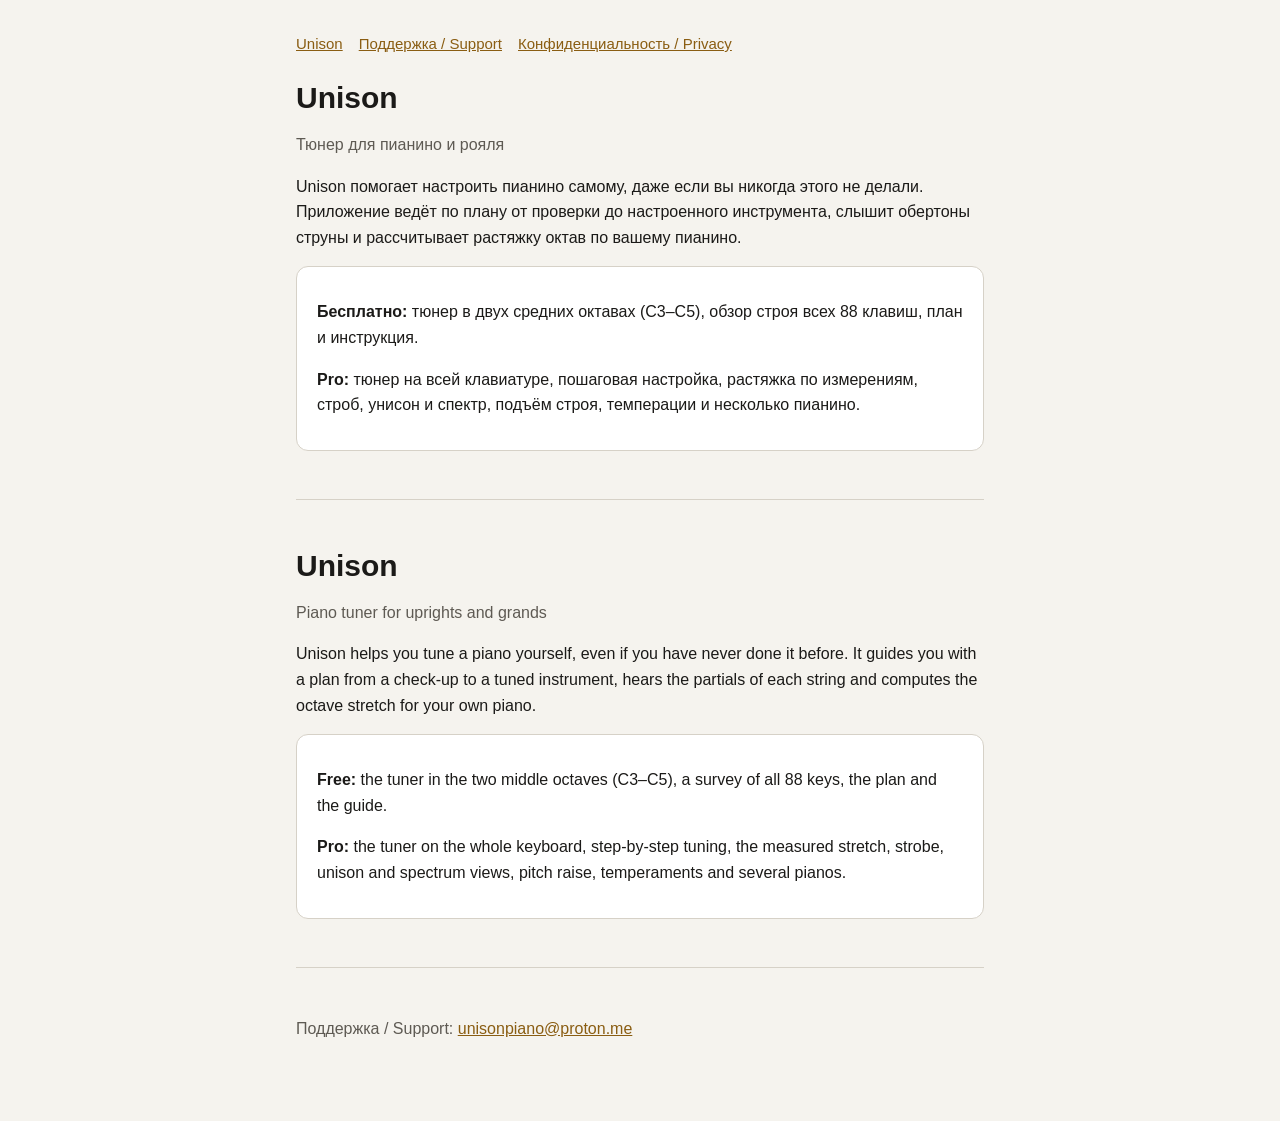
<file: index.html>
<!doctype html>
<html lang="ru">
<head>
  <meta charset="utf-8">
  <meta name="viewport" content="width=device-width, initial-scale=1">
  <title>Unison — настройка пианино</title>
  <meta name="description" content="Unison — тюнер для пианино и рояля с пошаговым планом настройки.">
  <link rel="stylesheet" href="style.css">
</head>
<body>
<main>
  <nav><a href="index.html">Unison</a><a href="support.html">Поддержка / Support</a><a href="privacy.html">Конфиденциальность / Privacy</a></nav>

  <h1>Unison</h1>
  <p class="muted">Тюнер для пианино и рояля</p>
  <p>Unison помогает настроить пианино самому, даже если вы никогда этого не делали. Приложение ведёт по плану от проверки до настроенного инструмента, слышит обертоны струны и рассчитывает растяжку октав по вашему пианино.</p>
  <div class="card">
    <p><strong>Бесплатно:</strong> тюнер в двух средних октавах (C3–C5), обзор строя всех 88 клавиш, план и инструкция.</p>
    <p><strong>Pro:</strong> тюнер на всей клавиатуре, пошаговая настройка, растяжка по измерениям, строб, унисон и спектр, подъём строя, темперации и несколько пианино.</p>
  </div>

  <hr>

  <h1>Unison</h1>
  <p class="muted">Piano tuner for uprights and grands</p>
  <p>Unison helps you tune a piano yourself, even if you have never done it before. It guides you with a plan from a check-up to a tuned instrument, hears the partials of each string and computes the octave stretch for your own piano.</p>
  <div class="card">
    <p><strong>Free:</strong> the tuner in the two middle octaves (C3–C5), a survey of all 88 keys, the plan and the guide.</p>
    <p><strong>Pro:</strong> the tuner on the whole keyboard, step-by-step tuning, the measured stretch, strobe, unison and spectrum views, pitch raise, temperaments and several pianos.</p>
  </div>

  <hr>
  <p class="muted">Поддержка / Support: <a href="mailto:unisonpiano@proton.me">unisonpiano@proton.me</a></p>
</main>
</body>
</html>
</file>
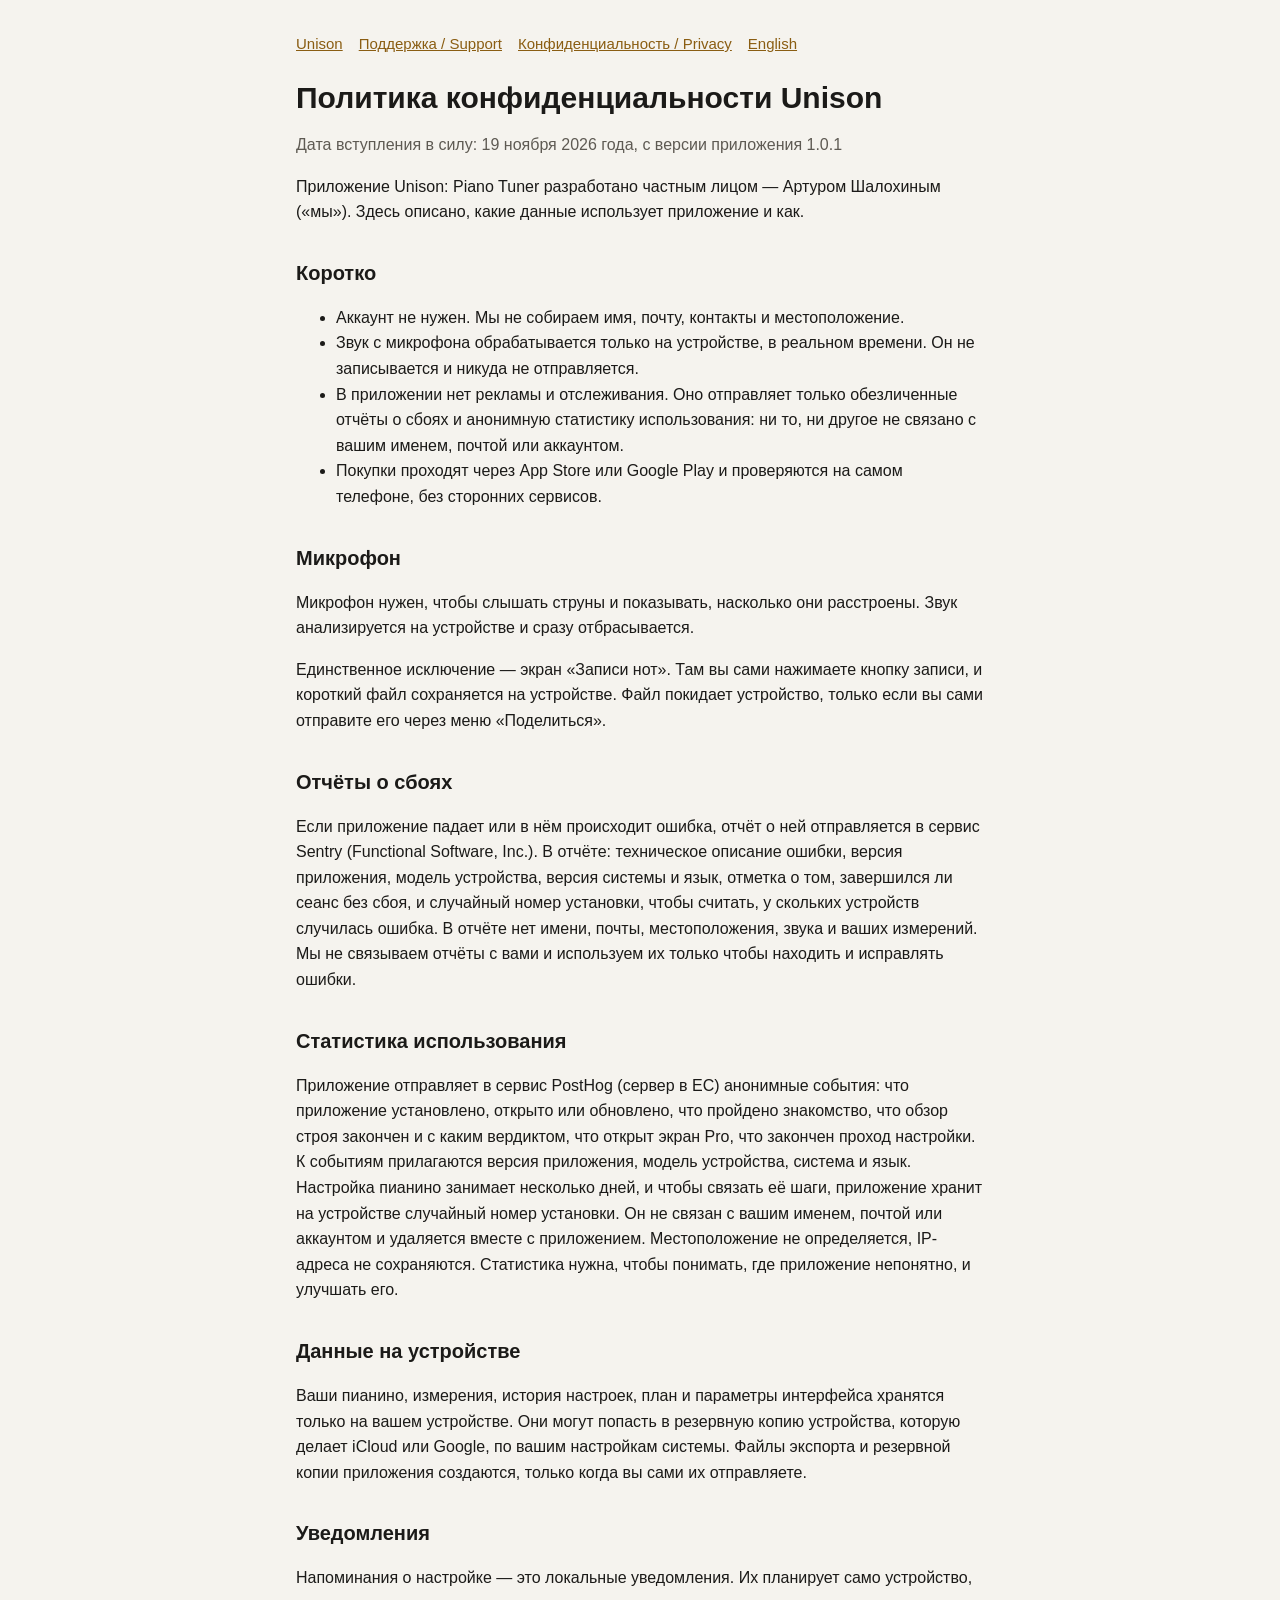
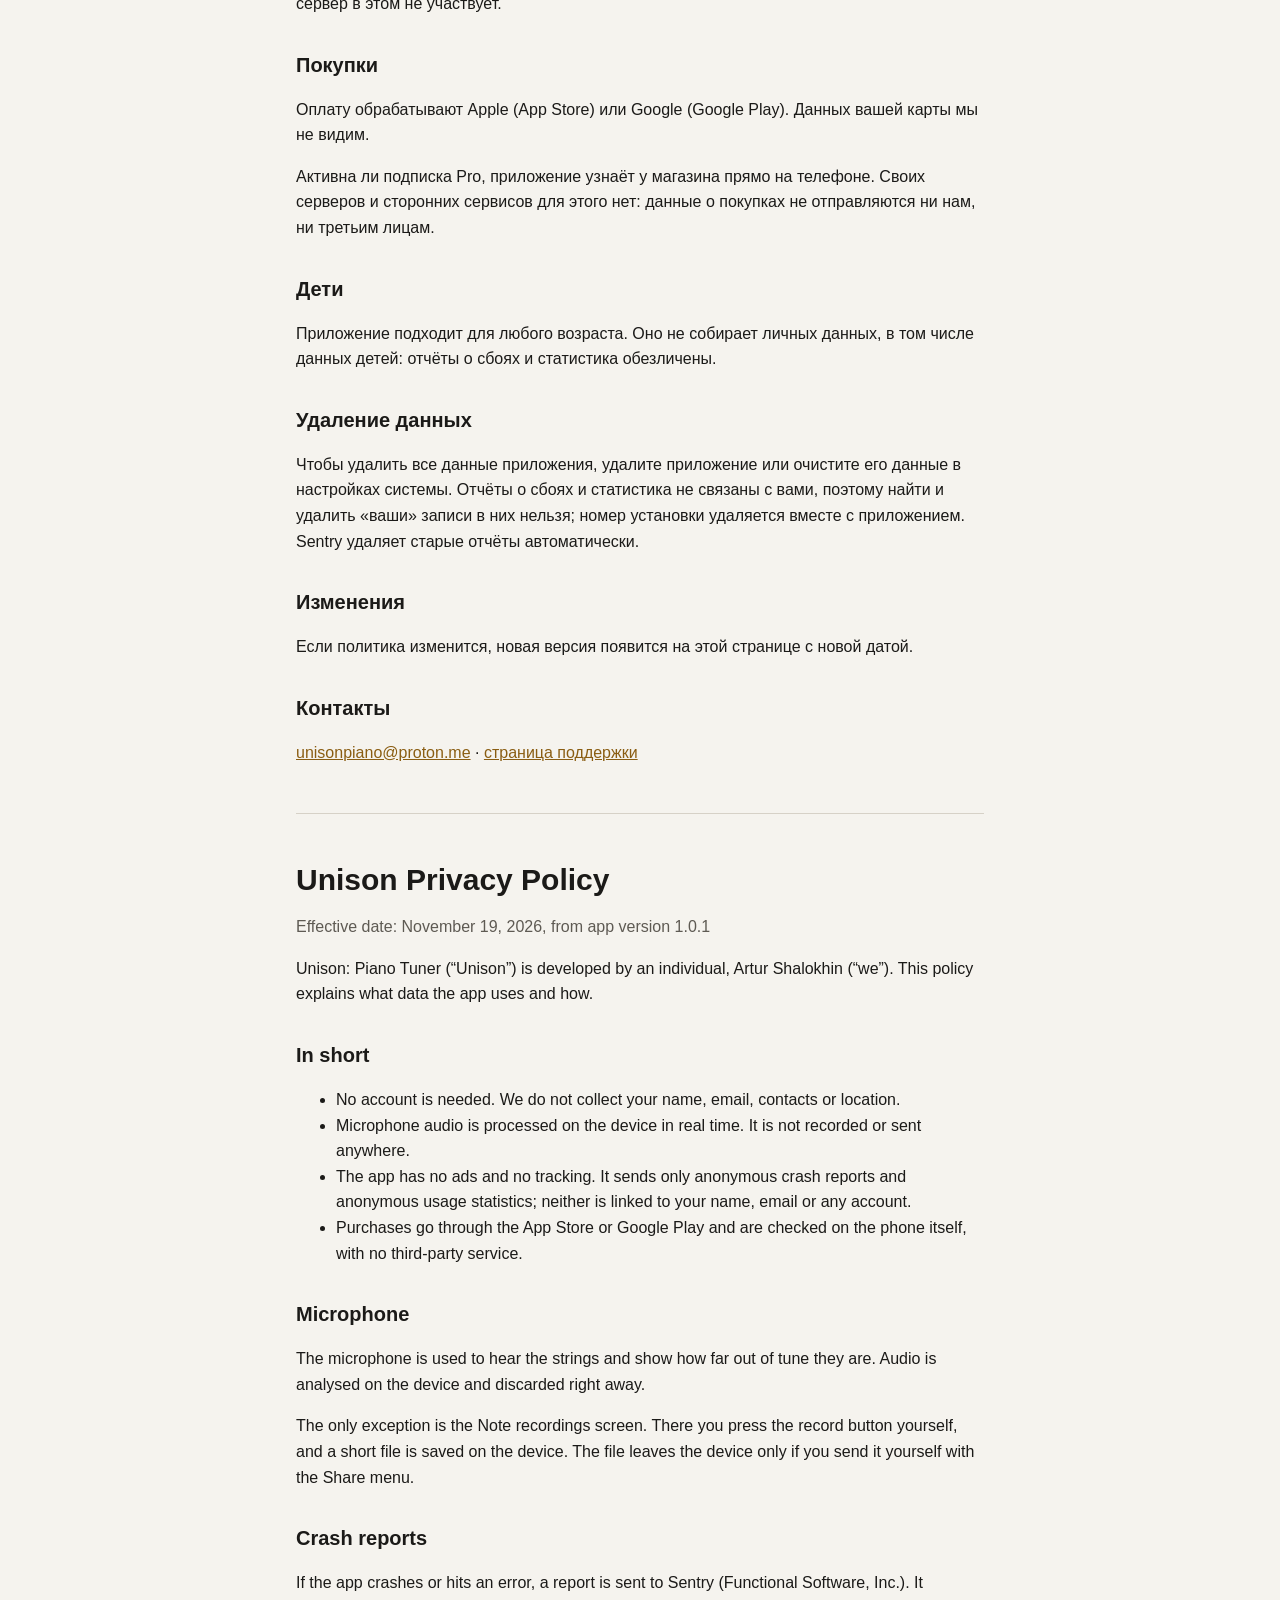
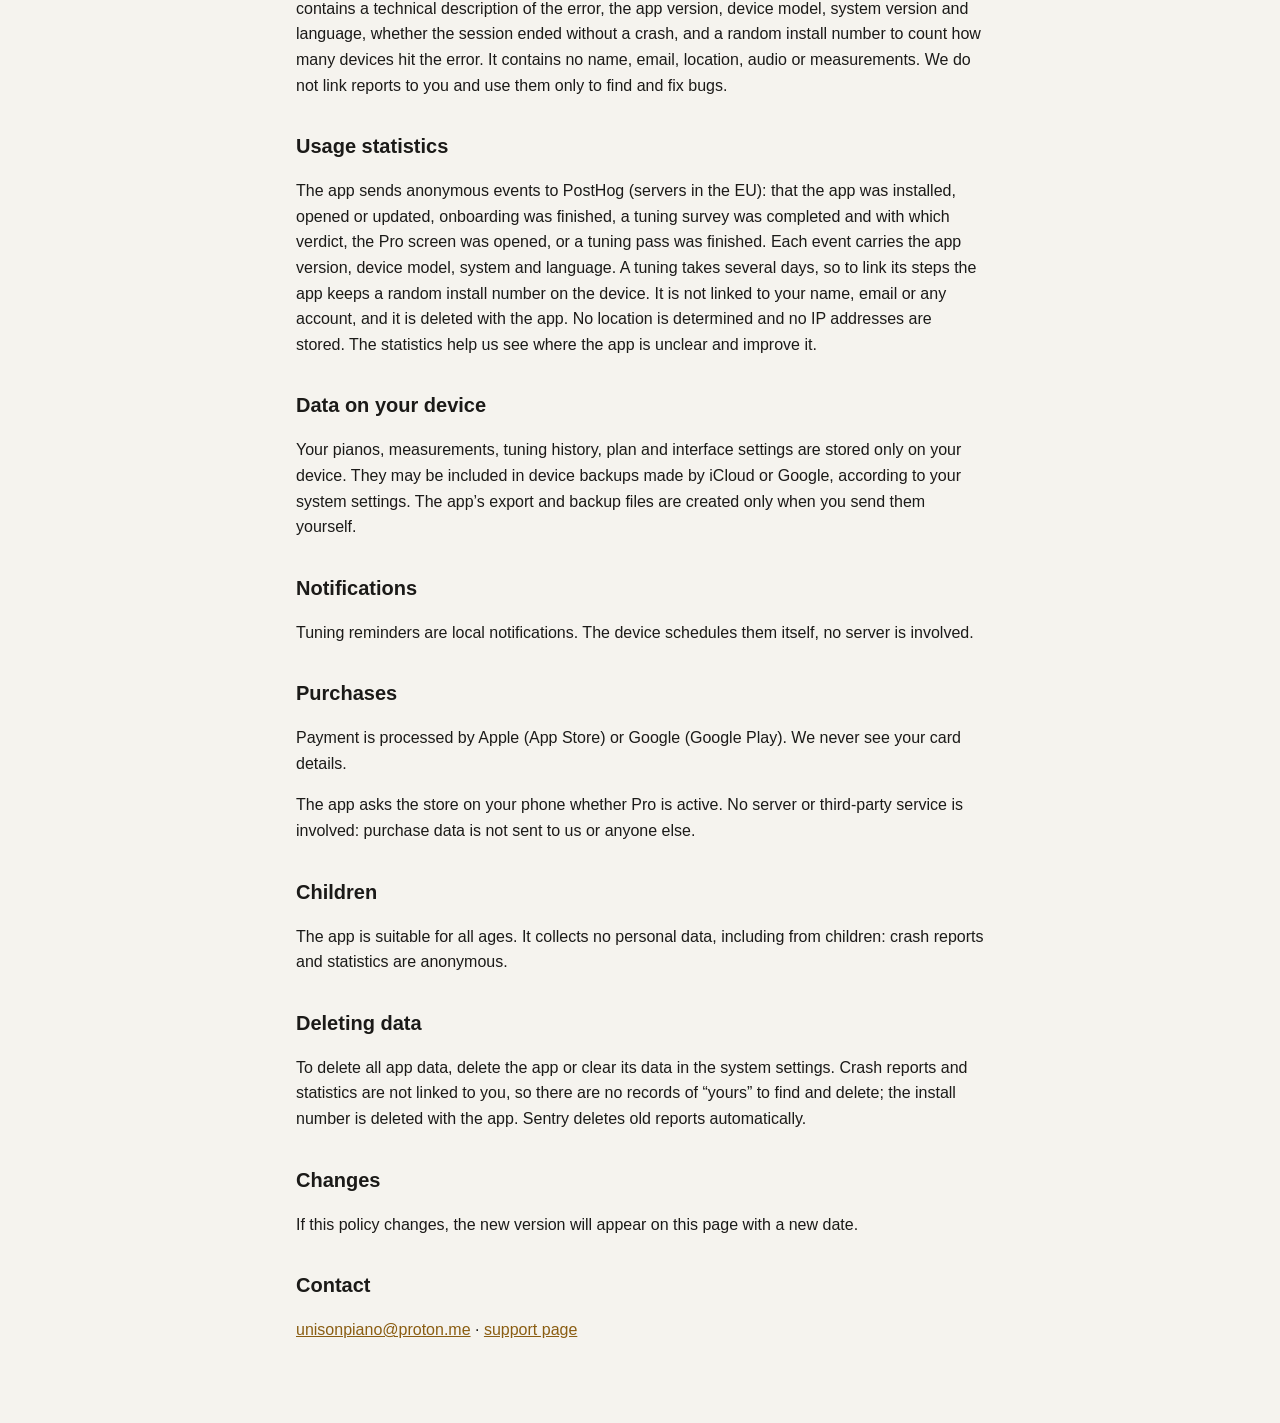
<file: privacy.html>
<!doctype html>
<html lang="ru">
<head>
  <meta charset="utf-8">
  <meta name="viewport" content="width=device-width, initial-scale=1">
  <title>Unison — политика конфиденциальности</title>
  <link rel="stylesheet" href="style.css">
</head>
<body>
<main>
  <nav><a href="index.html">Unison</a><a href="support.html">Поддержка / Support</a><a href="privacy.html">Конфиденциальность / Privacy</a><a href="#en">English</a></nav>

  <h1>Политика конфиденциальности Unison</h1>
  <p class="muted">Дата вступления в силу: 19 ноября 2026 года, с версии приложения 1.0.1</p>
  <p>Приложение Unison: Piano Tuner разработано частным лицом — Артуром Шалохиным («мы»). Здесь описано, какие данные использует приложение и как.</p>

  <h2>Коротко</h2>
  <ul>
    <li>Аккаунт не нужен. Мы не собираем имя, почту, контакты и местоположение.</li>
    <li>Звук с микрофона обрабатывается только на устройстве, в реальном времени. Он не записывается и никуда не отправляется.</li>
    <li>В приложении нет рекламы и отслеживания. Оно отправляет только обезличенные отчёты о сбоях и анонимную статистику использования: ни то, ни другое не связано с вашим именем, почтой или аккаунтом.</li>
    <li>Покупки проходят через App Store или Google Play и проверяются на самом телефоне, без сторонних сервисов.</li>
  </ul>

  <h2>Микрофон</h2>
  <p>Микрофон нужен, чтобы слышать струны и показывать, насколько они расстроены. Звук анализируется на устройстве и сразу отбрасывается.</p>
  <p>Единственное исключение — экран «Записи нот». Там вы сами нажимаете кнопку записи, и короткий файл сохраняется на устройстве. Файл покидает устройство, только если вы сами отправите его через меню «Поделиться».</p>

  <h2>Отчёты о сбоях</h2>
  <p>Если приложение падает или в нём происходит ошибка, отчёт о ней отправляется в сервис Sentry (Functional Software, Inc.). В отчёте: техническое описание ошибки, версия приложения, модель устройства, версия системы и язык, отметка о том, завершился ли сеанс без сбоя, и случайный номер установки, чтобы считать, у скольких устройств случилась ошибка. В отчёте нет имени, почты, местоположения, звука и ваших измерений. Мы не связываем отчёты с вами и используем их только чтобы находить и исправлять ошибки.</p>

  <h2>Статистика использования</h2>
  <p>Приложение отправляет в сервис PostHog (сервер в ЕС) анонимные события: что приложение установлено, открыто или обновлено, что пройдено знакомство, что обзор строя закончен и с каким вердиктом, что открыт экран Pro, что закончен проход настройки. К событиям прилагаются версия приложения, модель устройства, система и язык. Настройка пианино занимает несколько дней, и чтобы связать её шаги, приложение хранит на устройстве случайный номер установки. Он не связан с вашим именем, почтой или аккаунтом и удаляется вместе с приложением. Местоположение не определяется, IP-адреса не сохраняются. Статистика нужна, чтобы понимать, где приложение непонятно, и улучшать его.</p>

  <h2>Данные на устройстве</h2>
  <p>Ваши пианино, измерения, история настроек, план и параметры интерфейса хранятся только на вашем устройстве. Они могут попасть в резервную копию устройства, которую делает iCloud или Google, по вашим настройкам системы. Файлы экспорта и резервной копии приложения создаются, только когда вы сами их отправляете.</p>

  <h2>Уведомления</h2>
  <p>Напоминания о настройке — это локальные уведомления. Их планирует само устройство, сервер в этом не участвует.</p>

  <h2>Покупки</h2>
  <p>Оплату обрабатывают Apple (App Store) или Google (Google Play). Данных вашей карты мы не видим.</p>
  <p>Активна ли подписка Pro, приложение узнаёт у магазина прямо на телефоне. Своих серверов и сторонних сервисов для этого нет: данные о покупках не отправляются ни нам, ни третьим лицам.</p>

  <h2>Дети</h2>
  <p>Приложение подходит для любого возраста. Оно не собирает личных данных, в том числе данных детей: отчёты о сбоях и статистика обезличены.</p>

  <h2>Удаление данных</h2>
  <p>Чтобы удалить все данные приложения, удалите приложение или очистите его данные в настройках системы. Отчёты о сбоях и статистика не связаны с вами, поэтому найти и удалить «ваши» записи в них нельзя; номер установки удаляется вместе с приложением. Sentry удаляет старые отчёты автоматически.</p>

  <h2>Изменения</h2>
  <p>Если политика изменится, новая версия появится на этой странице с новой датой.</p>

  <h2>Контакты</h2>
  <p class="contact"><a href="mailto:unisonpiano@proton.me">unisonpiano@proton.me</a> · <a href="support.html">страница поддержки</a></p>

  <hr id="en">

  <h1>Unison Privacy Policy</h1>
  <p class="muted">Effective date: November 19, 2026, from app version 1.0.1</p>
  <p>Unison: Piano Tuner (“Unison”) is developed by an individual, Artur Shalokhin (“we”). This policy explains what data the app uses and how.</p>

  <h2>In short</h2>
  <ul>
    <li>No account is needed. We do not collect your name, email, contacts or location.</li>
    <li>Microphone audio is processed on the device in real time. It is not recorded or sent anywhere.</li>
    <li>The app has no ads and no tracking. It sends only anonymous crash reports and anonymous usage statistics; neither is linked to your name, email or any account.</li>
    <li>Purchases go through the App Store or Google Play and are checked on the phone itself, with no third-party service.</li>
  </ul>

  <h2>Microphone</h2>
  <p>The microphone is used to hear the strings and show how far out of tune they are. Audio is analysed on the device and discarded right away.</p>
  <p>The only exception is the Note recordings screen. There you press the record button yourself, and a short file is saved on the device. The file leaves the device only if you send it yourself with the Share menu.</p>

  <h2>Crash reports</h2>
  <p>If the app crashes or hits an error, a report is sent to Sentry (Functional Software, Inc.). It contains a technical description of the error, the app version, device model, system version and language, whether the session ended without a crash, and a random install number to count how many devices hit the error. It contains no name, email, location, audio or measurements. We do not link reports to you and use them only to find and fix bugs.</p>

  <h2>Usage statistics</h2>
  <p>The app sends anonymous events to PostHog (servers in the EU): that the app was installed, opened or updated, onboarding was finished, a tuning survey was completed and with which verdict, the Pro screen was opened, or a tuning pass was finished. Each event carries the app version, device model, system and language. A tuning takes several days, so to link its steps the app keeps a random install number on the device. It is not linked to your name, email or any account, and it is deleted with the app. No location is determined and no IP addresses are stored. The statistics help us see where the app is unclear and improve it.</p>

  <h2>Data on your device</h2>
  <p>Your pianos, measurements, tuning history, plan and interface settings are stored only on your device. They may be included in device backups made by iCloud or Google, according to your system settings. The app’s export and backup files are created only when you send them yourself.</p>

  <h2>Notifications</h2>
  <p>Tuning reminders are local notifications. The device schedules them itself, no server is involved.</p>

  <h2>Purchases</h2>
  <p>Payment is processed by Apple (App Store) or Google (Google Play). We never see your card details.</p>
  <p>The app asks the store on your phone whether Pro is active. No server or third-party service is involved: purchase data is not sent to us or anyone else.</p>

  <h2>Children</h2>
  <p>The app is suitable for all ages. It collects no personal data, including from children: crash reports and statistics are anonymous.</p>

  <h2>Deleting data</h2>
  <p>To delete all app data, delete the app or clear its data in the system settings. Crash reports and statistics are not linked to you, so there are no records of “yours” to find and delete; the install number is deleted with the app. Sentry deletes old reports automatically.</p>

  <h2>Changes</h2>
  <p>If this policy changes, the new version will appear on this page with a new date.</p>

  <h2>Contact</h2>
  <p class="contact"><a href="mailto:unisonpiano@proton.me">unisonpiano@proton.me</a> · <a href="support.html">support page</a></p>
</main>
</body>
</html>
</file>
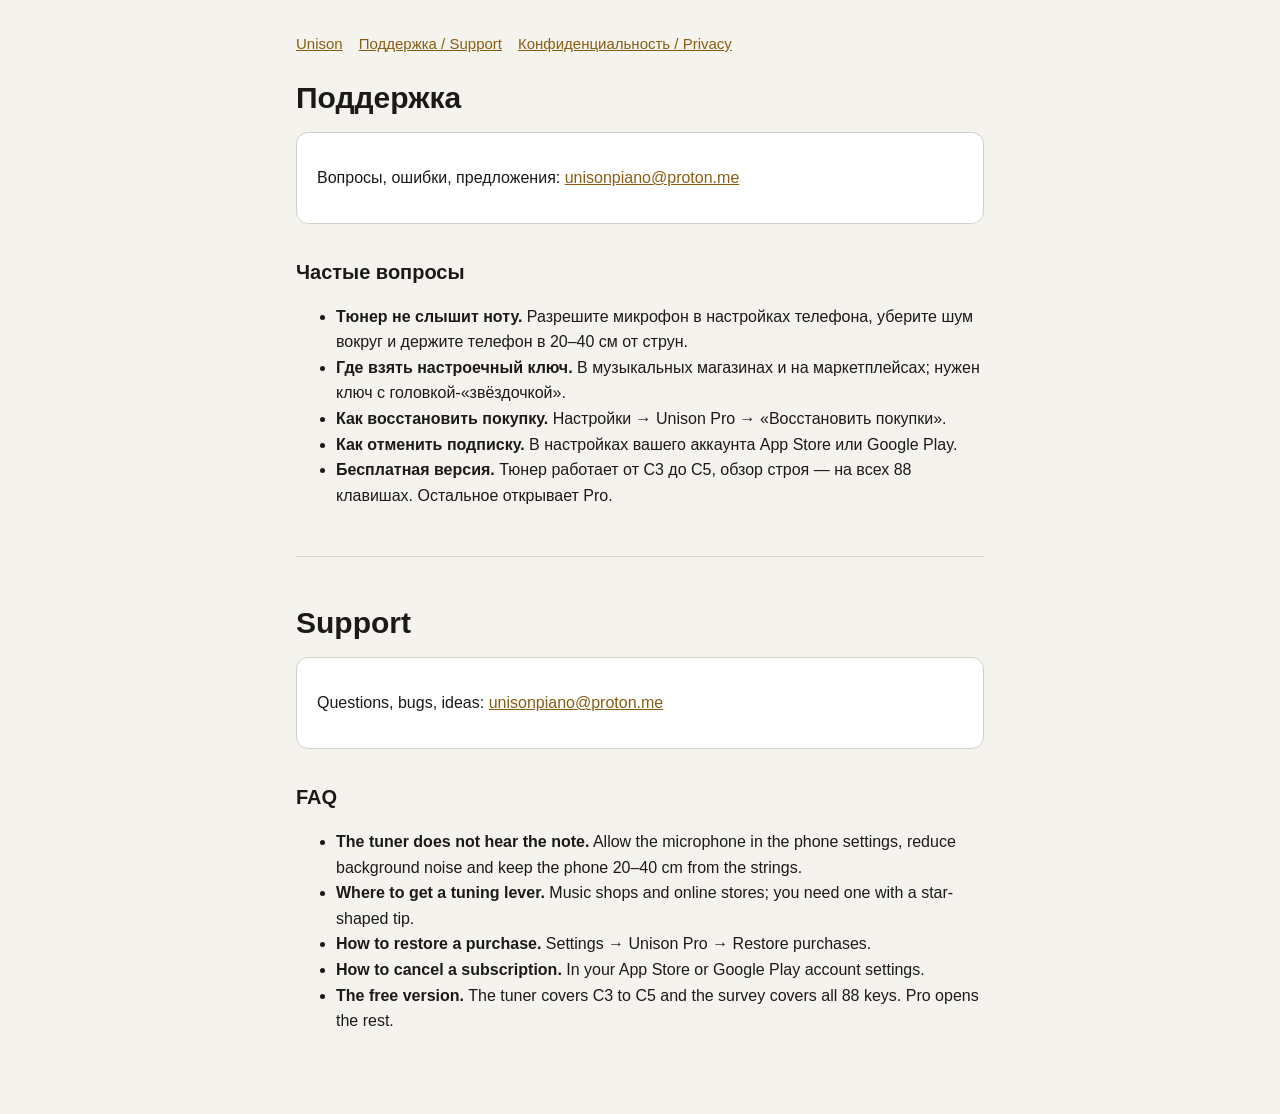
<file: support.html>
<!doctype html>
<html lang="ru">
<head>
  <meta charset="utf-8">
  <meta name="viewport" content="width=device-width, initial-scale=1">
  <title>Unison — поддержка</title>
  <link rel="stylesheet" href="style.css">
</head>
<body>
<main>
  <nav><a href="index.html">Unison</a><a href="support.html">Поддержка / Support</a><a href="privacy.html">Конфиденциальность / Privacy</a></nav>

  <h1>Поддержка</h1>
  <div class="card">
    <p>Вопросы, ошибки, предложения: <span class="contact"><a href="mailto:unisonpiano@proton.me">unisonpiano@proton.me</a></span></p>
  </div>

  <h2>Частые вопросы</h2>
  <ul>
    <li><strong>Тюнер не слышит ноту.</strong> Разрешите микрофон в настройках телефона, уберите шум вокруг и держите телефон в 20–40 см от струн.</li>
    <li><strong>Где взять настроечный ключ.</strong> В музыкальных магазинах и на маркетплейсах; нужен ключ с головкой-«звёздочкой».</li>
    <li><strong>Как восстановить покупку.</strong> Настройки → Unison Pro → «Восстановить покупки».</li>
    <li><strong>Как отменить подписку.</strong> В настройках вашего аккаунта App Store или Google Play.</li>
    <li><strong>Бесплатная версия.</strong> Тюнер работает от C3 до C5, обзор строя — на всех 88 клавишах. Остальное открывает Pro.</li>
  </ul>

  <hr>

  <h1>Support</h1>
  <div class="card">
    <p>Questions, bugs, ideas: <span class="contact"><a href="mailto:unisonpiano@proton.me">unisonpiano@proton.me</a></span></p>
  </div>

  <h2>FAQ</h2>
  <ul>
    <li><strong>The tuner does not hear the note.</strong> Allow the microphone in the phone settings, reduce background noise and keep the phone 20–40 cm from the strings.</li>
    <li><strong>Where to get a tuning lever.</strong> Music shops and online stores; you need one with a star-shaped tip.</li>
    <li><strong>How to restore a purchase.</strong> Settings → Unison Pro → Restore purchases.</li>
    <li><strong>How to cancel a subscription.</strong> In your App Store or Google Play account settings.</li>
    <li><strong>The free version.</strong> The tuner covers C3 to C5 and the survey covers all 88 keys. Pro opens the rest.</li>
  </ul>
</main>
</body>
</html>
</file>
<file: style.css>
:root {
  --bg: #f5f3ee;
  --surface: #ffffff;
  --text: #1b1a18;
  --muted: #5e5a53;
  --accent: #8a5d12;
  --border: #d6d1c7;
}
@media (prefers-color-scheme: dark) {
  :root {
    --bg: #0f1013;
    --surface: #1a1c21;
    --text: #f3f1ec;
    --muted: #8d919b;
    --accent: #e8c27a;
    --border: #2e323a;
  }
}
* { box-sizing: border-box; }
body {
  margin: 0;
  background: var(--bg);
  color: var(--text);
  font: 16px/1.6 -apple-system, BlinkMacSystemFont, "Segoe UI", Roboto, sans-serif;
}
main { max-width: 720px; margin: 0 auto; padding: 32px 16px 64px; }
h1 { font-size: 30px; line-height: 1.2; margin: 0 0 8px; }
h2 { font-size: 20px; margin: 32px 0 8px; }
p, li { color: var(--text); }
.muted { color: var(--muted); }
a { color: var(--accent); }
nav { display: flex; gap: 16px; flex-wrap: wrap; margin-bottom: 24px; font-size: 15px; }
.card { background: var(--surface); border: 1px solid var(--border); border-radius: 12px; padding: 16px 20px; margin: 16px 0; }
hr { border: 0; border-top: 1px solid var(--border); margin: 48px 0; }
</file>
